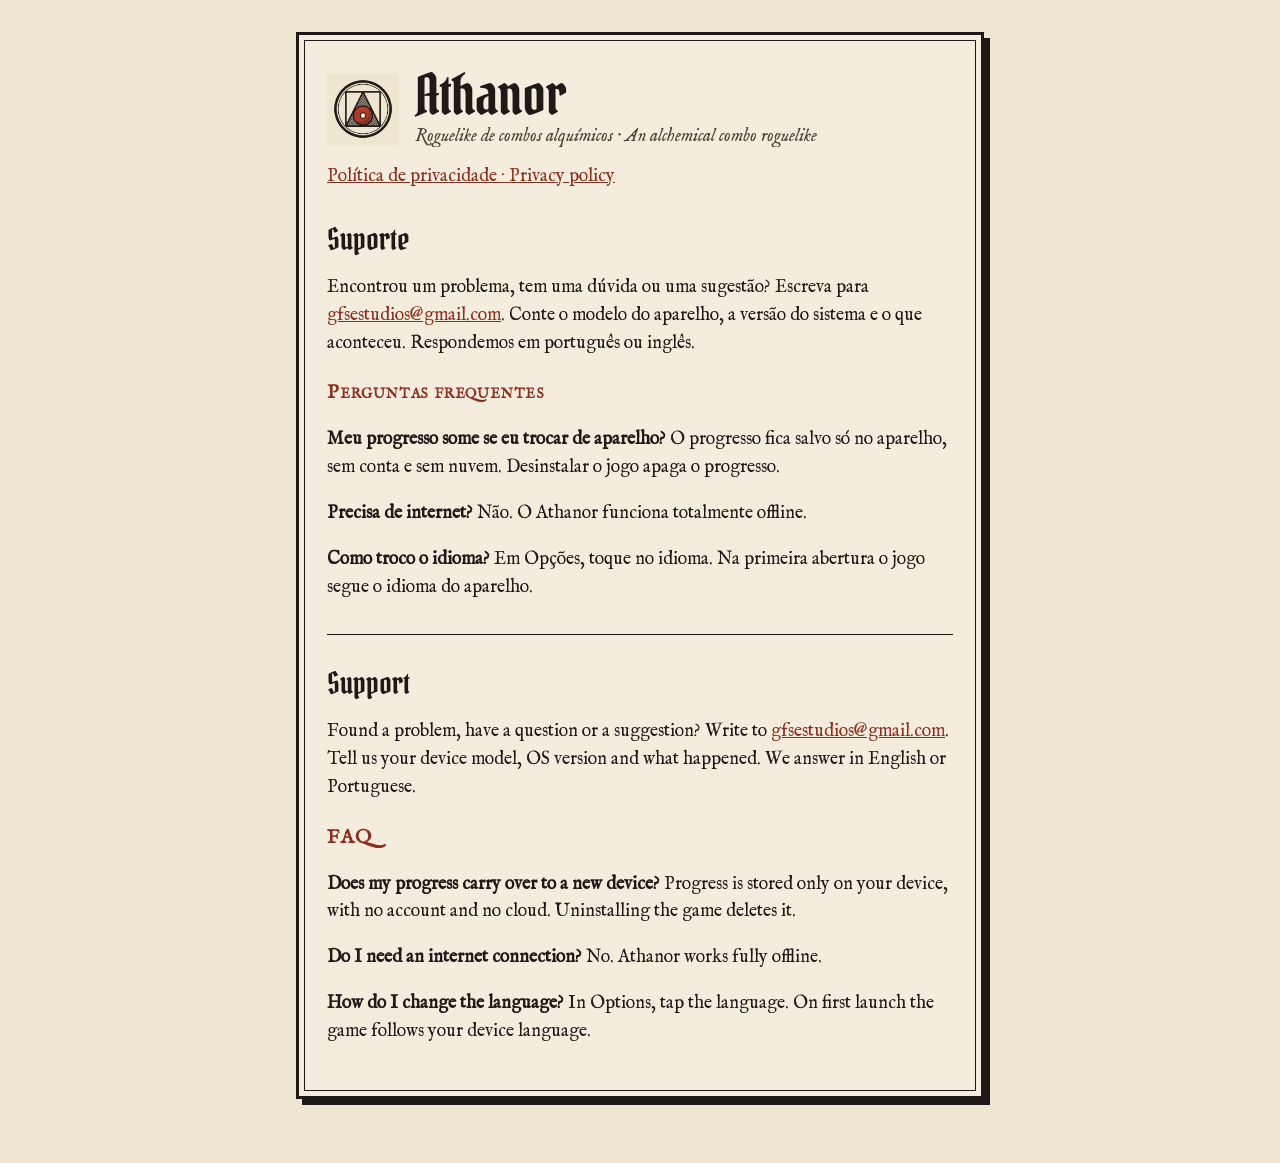
<file: index.html>
<!doctype html>
<html lang="pt-BR">
<head>
<meta charset="utf-8"><meta name="viewport" content="width=device-width, initial-scale=1">
<title>Athanor · suporte</title>
<link rel="icon" href="icon.png"><link rel="stylesheet" href="style.css">
</head>
<body><main><div class="sheet">
<header><img src="icon.png" alt=""><div><h1>Athanor</h1><p class="sub">Roguelike de combos alquímicos · An alchemical combo roguelike</p></div></header>
<nav><a href="privacy.html">Política de privacidade · Privacy policy</a></nav>

<h2>Suporte</h2>
<p>Encontrou um problema, tem uma dúvida ou uma sugestão? Escreva para
<a href="mailto:gfsestudios@gmail.com">gfsestudios@gmail.com</a>. Conte o modelo do aparelho,
a versão do sistema e o que aconteceu. Respondemos em português ou inglês.</p>
<h3>Perguntas frequentes</h3>
<p><b>Meu progresso some se eu trocar de aparelho?</b> O progresso fica salvo só no aparelho, sem conta
e sem nuvem. Desinstalar o jogo apaga o progresso.</p>
<p><b>Precisa de internet?</b> Não. O Athanor funciona totalmente offline.</p>
<p><b>Como troco o idioma?</b> Em Opções, toque no idioma. Na primeira abertura o jogo segue o idioma do aparelho.</p>

<hr>
<h2>Support</h2>
<p>Found a problem, have a question or a suggestion? Write to
<a href="mailto:gfsestudios@gmail.com">gfsestudios@gmail.com</a>. Tell us your device model,
OS version and what happened. We answer in English or Portuguese.</p>
<h3>FAQ</h3>
<p><b>Does my progress carry over to a new device?</b> Progress is stored only on your device, with no account
and no cloud. Uninstalling the game deletes it.</p>
<p><b>Do I need an internet connection?</b> No. Athanor works fully offline.</p>
<p><b>How do I change the language?</b> In Options, tap the language. On first launch the game follows your device language.</p>
</div></main></body></html>
</file>
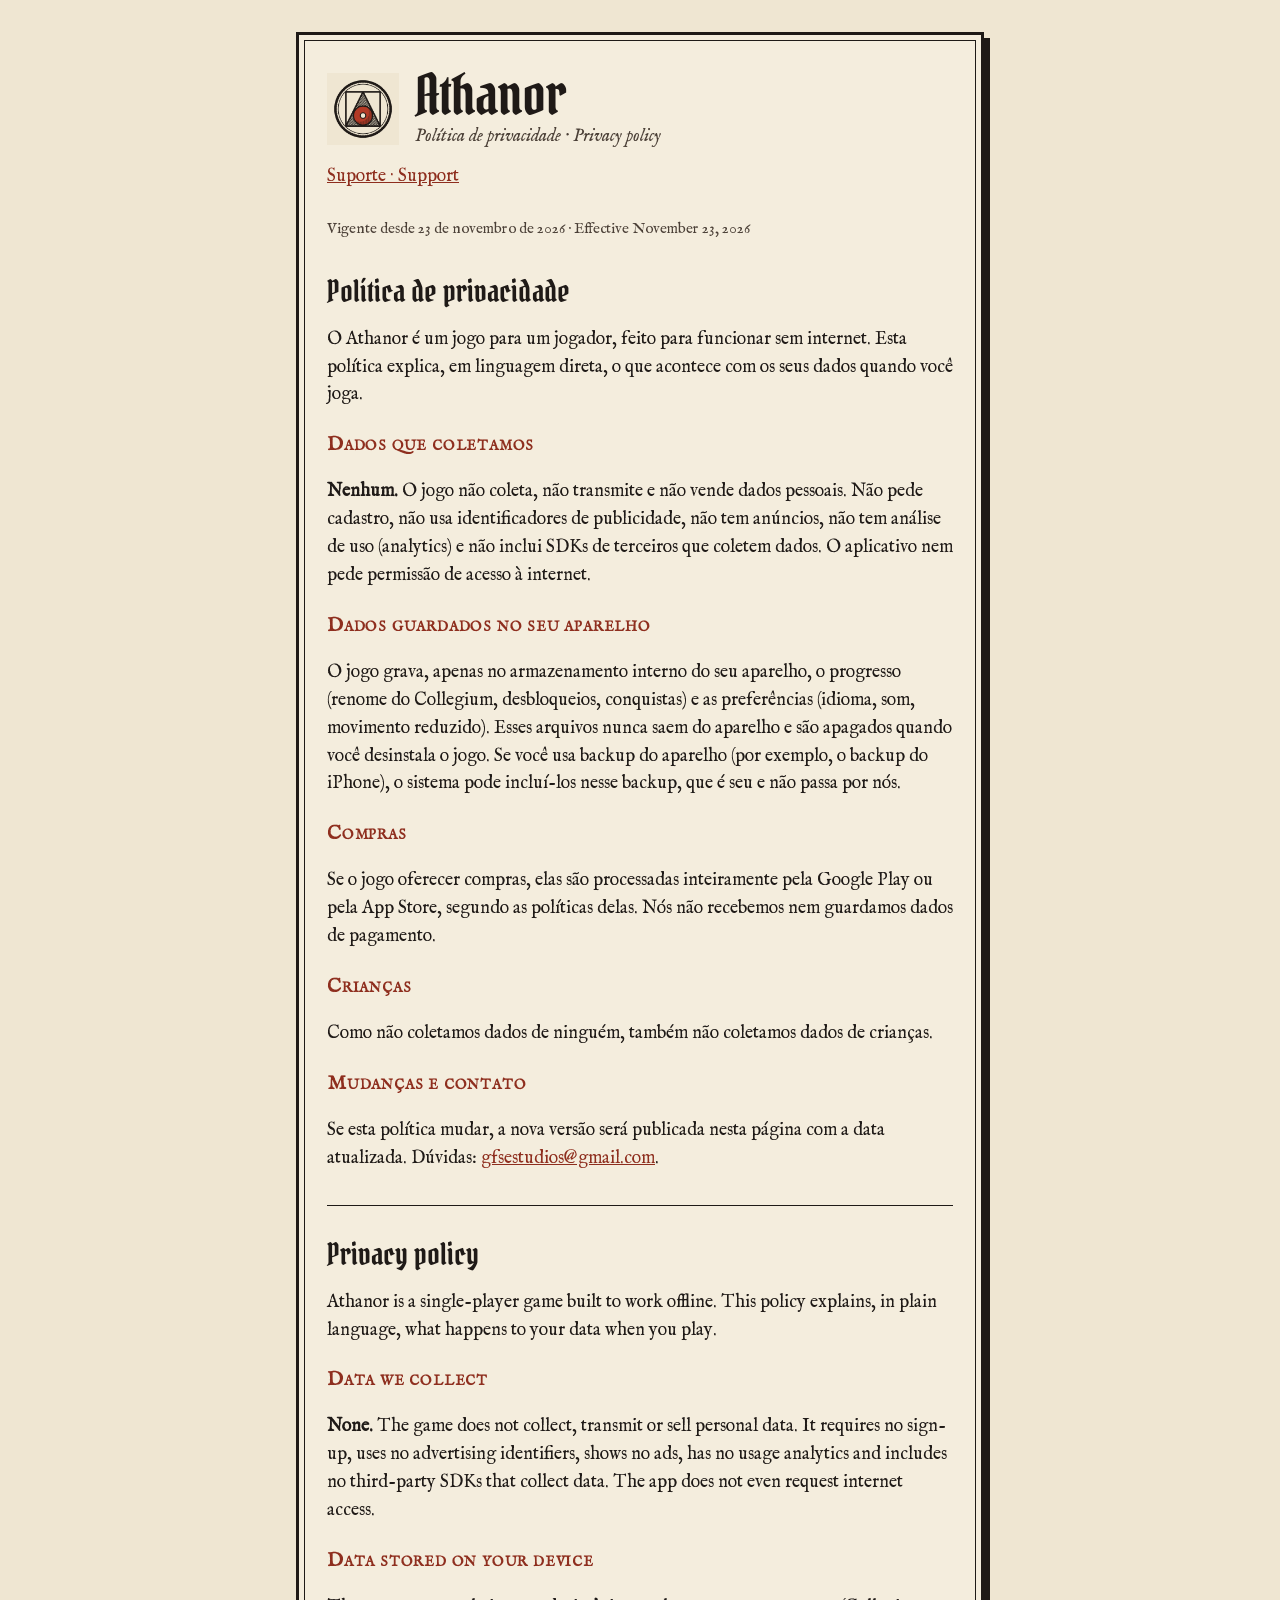
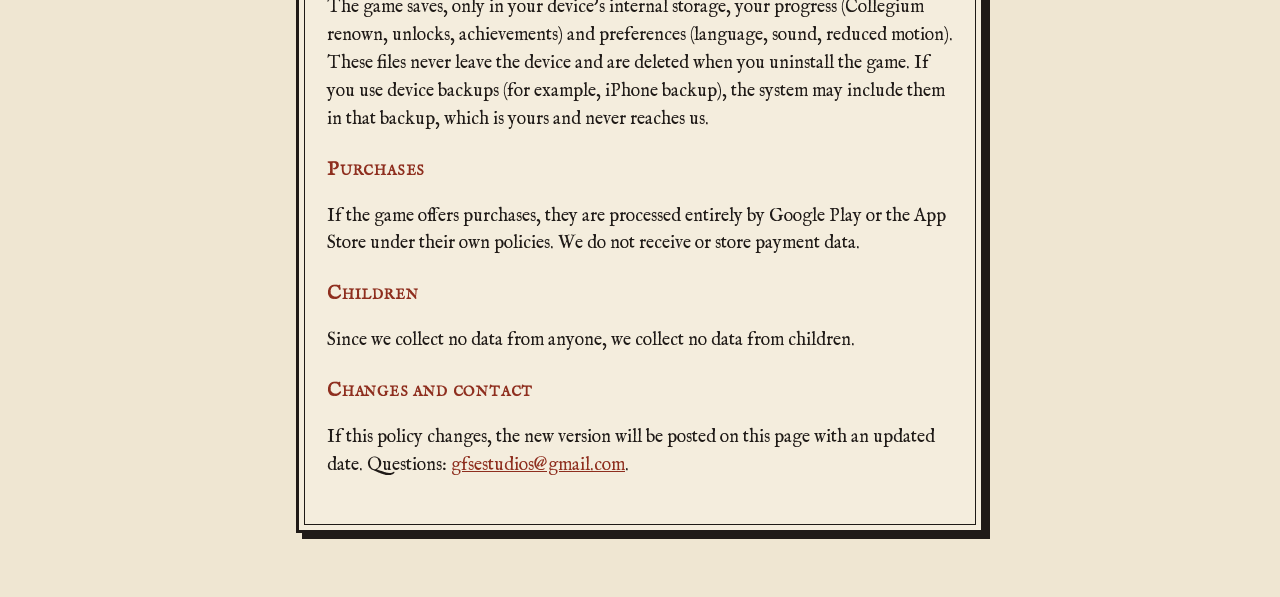
<file: privacy.html>
<!doctype html>
<html lang="pt-BR">
<head>
<meta charset="utf-8"><meta name="viewport" content="width=device-width, initial-scale=1">
<title>Athanor · privacidade</title>
<link rel="icon" href="icon.png"><link rel="stylesheet" href="style.css">
</head>
<body><main><div class="sheet">
<header><img src="icon.png" alt=""><div><h1>Athanor</h1><p class="sub">Política de privacidade · Privacy policy</p></div></header>
<nav><a href="index.html">Suporte · Support</a></nav>
<small>Vigente desde 23 de novembro de 2026 · Effective November 23, 2026</small>

<h2>Política de privacidade</h2>
<p>O Athanor é um jogo para um jogador, feito para funcionar sem internet. Esta política explica,
em linguagem direta, o que acontece com os seus dados quando você joga.</p>
<h3>Dados que coletamos</h3>
<p><b>Nenhum.</b> O jogo não coleta, não transmite e não vende dados pessoais. Não pede cadastro,
não usa identificadores de publicidade, não tem anúncios, não tem análise de uso (analytics) e não
inclui SDKs de terceiros que coletem dados. O aplicativo nem pede permissão de acesso à internet.</p>
<h3>Dados guardados no seu aparelho</h3>
<p>O jogo grava, apenas no armazenamento interno do seu aparelho, o progresso (renome do Collegium,
desbloqueios, conquistas) e as preferências (idioma, som, movimento reduzido). Esses arquivos nunca
saem do aparelho e são apagados quando você desinstala o jogo. Se você usa backup do aparelho
(por exemplo, o backup do iPhone), o sistema pode incluí-los nesse backup, que é seu e não passa por nós.</p>
<h3>Compras</h3>
<p>Se o jogo oferecer compras, elas são processadas inteiramente pela Google Play ou pela App Store,
segundo as políticas delas. Nós não recebemos nem guardamos dados de pagamento.</p>
<h3>Crianças</h3>
<p>Como não coletamos dados de ninguém, também não coletamos dados de crianças.</p>
<h3>Mudanças e contato</h3>
<p>Se esta política mudar, a nova versão será publicada nesta página com a data atualizada.
Dúvidas: <a href="mailto:gfsestudios@gmail.com">gfsestudios@gmail.com</a>.</p>

<hr>
<h2>Privacy policy</h2>
<p>Athanor is a single-player game built to work offline. This policy explains, in plain language,
what happens to your data when you play.</p>
<h3>Data we collect</h3>
<p><b>None.</b> The game does not collect, transmit or sell personal data. It requires no sign-up,
uses no advertising identifiers, shows no ads, has no usage analytics and includes no third-party
SDKs that collect data. The app does not even request internet access.</p>
<h3>Data stored on your device</h3>
<p>The game saves, only in your device's internal storage, your progress (Collegium renown, unlocks,
achievements) and preferences (language, sound, reduced motion). These files never leave the device
and are deleted when you uninstall the game. If you use device backups
(for example, iPhone backup), the system may include them in that backup, which is yours and never reaches us.</p>
<h3>Purchases</h3>
<p>If the game offers purchases, they are processed entirely by Google Play or the App Store under
their own policies. We do not receive or store payment data.</p>
<h3>Children</h3>
<p>Since we collect no data from anyone, we collect no data from children.</p>
<h3>Changes and contact</h3>
<p>If this policy changes, the new version will be posted on this page with an updated date.
Questions: <a href="mailto:gfsestudios@gmail.com">gfsestudios@gmail.com</a>.</p>
</div></main></body></html>
</file>
<file: style.css>
/* Athanor — site mínimo (suporte + privacidade), na identidade de gravura (ADR 0005). */
@font-face { font-family: "Pirata One"; src: url(PirataOne-Regular.ttf); font-display: swap; }
@font-face { font-family: "IM Fell"; src: url(IMFellEnglish-Regular.ttf); font-display: swap; }
@font-face { font-family: "IM Fell"; font-style: italic; src: url(IMFellEnglish-Italic.ttf); font-display: swap; }
:root { --paper: #efe6d2; --card: #f4eddd; --ink: #1f1a17; --ink-dim: #4a3f36; --cinnabar: #8e2e1e; }
* { box-sizing: border-box; }
body { margin: 0; background: var(--paper); color: var(--ink); font: 18px/1.55 "IM Fell", Georgia, serif; }
main { max-width: 720px; margin: 0 auto; padding: 32px 16px 64px; }
.sheet { background: var(--card); border: 3px solid var(--ink); outline: 1px solid var(--ink); outline-offset: -9px;
  box-shadow: 6px 6px 0 var(--ink); padding: 32px 28px; }
header { display: flex; gap: 16px; align-items: center; margin-bottom: 8px; }
header img { width: 72px; height: 72px; }
h1 { font: 56px/1 "Pirata One", serif; margin: 0; }
h2 { font: 30px/1.1 "Pirata One", serif; margin: 32px 0 8px; }
h3 { font-variant: small-caps; letter-spacing: .04em; color: var(--cinnabar); margin: 20px 0 4px; font-size: 20px; }
a { color: var(--cinnabar); }
.sub { font-style: italic; color: var(--ink-dim); margin: 0; }
nav { margin: 12px 0 24px; } nav a { margin-right: 16px; }
hr { border: 0; border-top: 1px solid var(--ink); margin: 32px 0; }
small { color: var(--ink-dim); }
</file>
